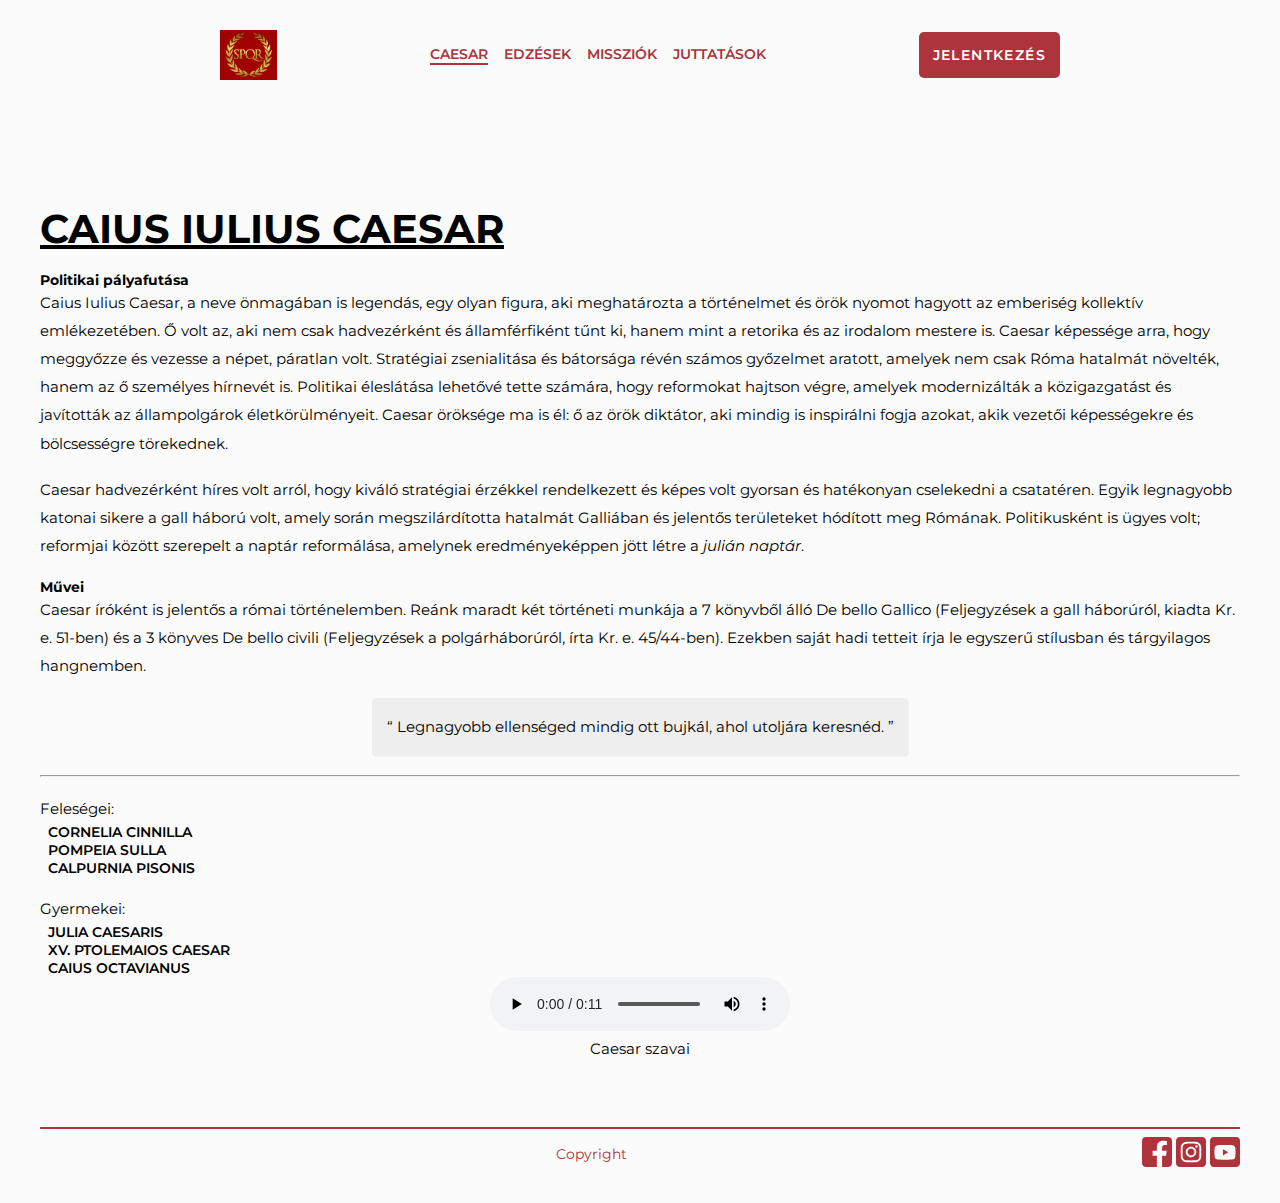
<file: index.html>
<!DOCTYPE html>
<html lang="hu">


<head>
    <meta charset="UTF-8">
    <meta name="viewport" content="width=device-width, initial-scale=1.0">
    <title>Caesar</title>
    <link rel="stylesheet" href="css/stilus.css">
    <link rel="preconnect" href="https://fonts.googleapis.com">
    <link rel="preconnect" href="https://fonts.gstatic.com" crossorigin>
    <link href="https://fonts.googleapis.com/css2?family=Montserrat:ital,wght@0,100..900;1,100..900&display=swap"
        rel="stylesheet">
    <link rel="icon" type="image/x-icon" href="favicon.ico">

</head>

<body>
    <header>
        <div class="wrapper">
            <img src="img/logo.jpg" alt="empirelogo" id="logoimage">
            <nav>
                <ul class="flex">
                    <li id="selected-menu"><a href="index.html">Caesar</a></li>
                    <li class="not-selected-menu"><a href="videok.html">Edzések</a></li>
                    <li class="not-selected-menu"><a href="missions.html">Missziók</a></li>
                    <li class="not-selected-menu"><a href="juttatasok.html">Juttatások</a></li>
                </ul>
            </nav>
            <div>
                <a href="jelentkezes.html" class="button-apply">Jelentkezés</a>
            </div>
        </div>
    </header>
    <main>
        <div class="content slide-up">
            <h3>
                <span>Caius Iulius Caesar</span>
            </h3>
            <br>

            <h4>Politikai pályafutása</h4>
            <p>
                Caius Iulius Caesar, a neve önmagában is legendás, egy olyan
                figura, aki meghatározta a történelmet és örök nyomot hagyott az emberiség kollektív
                emlékezetében. Ő volt az, aki nem csak hadvezérként és államférfiként tűnt ki, hanem
                mint a retorika és az irodalom mestere is. Caesar képessége arra, hogy meggyőzze és
                vezesse a népet, páratlan volt. Stratégiai zsenialitása és bátorsága révén számos
                győzelmet aratott, amelyek nem csak Róma hatalmát növelték, hanem az ő személyes
                hírnevét is. Politikai éleslátása lehetővé tette számára, hogy reformokat hajtson
                végre, amelyek modernizálták a közigazgatást és javították az állampolgárok
                életkörülményeit. Caesar öröksége ma is él: ő az örök diktátor, aki mindig is
                inspirálni fogja azokat, akik vezetői képességekre és bölcsességre
                törekednek.
            </p>
            <br>
            <p>
                Caesar hadvezérként híres volt arról, hogy kiváló stratégiai
                érzékkel rendelkezett és képes volt gyorsan és hatékonyan cselekedni a csatatéren.
                Egyik legnagyobb katonai sikere a gall háború volt, amely során megszilárdította
                hatalmát Galliában és jelentős területeket hódított meg Rómának. Politikusként is
                ügyes volt; reformjai között szerepelt a naptár reformálása, amelynek
                eredményeképpen jött létre a <em>julián naptár</em>.
            </p>
            <br>
            <h4>Művei</h4>
            <p>
                Caesar íróként is jelentős a római történelemben. Reánk maradt
                két történeti munkája a 7 könyvből álló De bello Gallico (Feljegyzések a gall
                háborúról, kiadta Kr. e. 51-ben) és a 3 könyves De bello civili (Feljegyzések a
                polgárháborúról, írta Kr. e. 45/44-ben). Ezekben saját hadi tetteit írja le egyszerű
                stílusban és tárgyilagos hangnemben.
            </p>
            <br>

            <blockquote>
                <p>
                    Legnagyobb ellenséged mindig ott bujkál, ahol utoljára keresnéd.
                </p>
            </blockquote>
            <br>
            <hr>
            <br>
            <p>Feleségei:
            </p>
            <ul>
                <li>Cornelia Cinnilla </li>
                <li>Pompeia Sulla </li>
                <li>Calpurnia Pisonis </li>
            </ul>
            <br>

            <p>Gyermekei:
            </p>
            <ul>
                <li>Julia Caesaris </li>
                <li>XV. Ptolemaios Caesar </li>
                <li>Caius Octavianus </li>
            </ul>
            <div class="audio-container">

                <audio controls>
                    <source src="audio/Caesar.mp3" type="audio/mpeg">
                    Your browser does not support the audio element.
                </audio>
                <p>Caesar szavai</p>
            </div>
        </div>
    </main>
    <footer>
        <p></p>
        <p>Copyright</p>
        <div class="social-logo">
            <img src="img/facebook.svg" alt="fb-logo" width="30">
            <img src="img/instagram.svg" alt="instagram-logo" width="30">
            <img src="img/youtube.svg" alt="youtube-logo" height="30">
        </div>
    </footer>

</body>

</html>
</file>
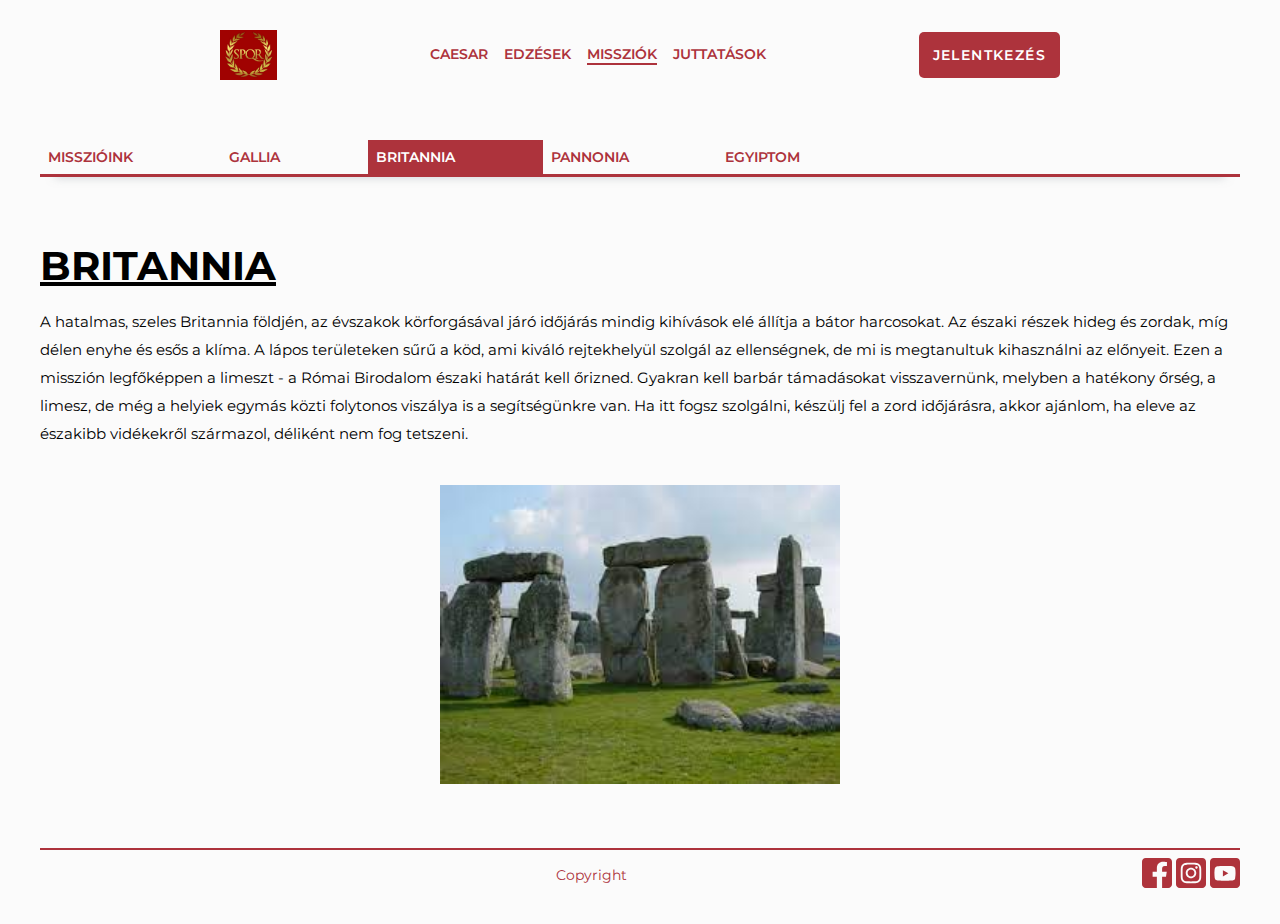
<file: britannia.html>
﻿<!DOCTYPE html>
<html lang="hu">


<head>
    <meta charset="UTF-8">
    <meta name="viewport" content="width=device-width, initial-scale=1.0">
    <title>Missziók</title>
    <link rel="stylesheet" href="css/stilus.css">
    <link rel="preconnect" href="https://fonts.googleapis.com">
    <link rel="preconnect" href="https://fonts.gstatic.com" crossorigin>
    <link href="https://fonts.googleapis.com/css2?family=Montserrat:ital,wght@0,100..900;1,100..900&display=swap"
        rel="stylesheet">
    <link rel="icon" type="image/x-icon" href="favicon.ico">

</head>

<body>
    <header>
        <div class="wrapper">
            <img src="img/logo.jpg" alt="empirelogo" id="logoimage">
            <nav>
                <ul class="flex">
                    <li class="not-selected-menu"><a href="index.html">Caesar</a></li>
                    <li class="not-selected-menu"><a href="videok.html">Edzések</a></li>
                    <li id="selected-menu"><a href="missions.html">Missziók</a></li>
                    <li class="not-selected-menu"><a href="juttatasok.html">Juttatások</a></li>
                </ul>
            </nav>
            <div>
                <a href="jelentkezes.html" class="button-apply">Jelentkezés</a>
            </div>
        </div>
    </header>
    <main>
        <ul class="submenu">
            <li><a href="missions.html" class="submenu-text">Misszióink</a></li>
            <li><a href="gallia.html" class="submenu-text">Gallia</a></li>
            <li id="selected-submenu"><a href="britannia.html" class="submenu-text">Britannia</a></li>
            <li><a href="pannonia.html" class="submenu-text">Pannonia</a></li>
            <li><a href="egyiptom.html" class="submenu-text">Egyiptom</a></li>
        </ul>
        <div class="content slide-up">
            <h3>
                <span>Britannia</span>
            </h3>
            <br>

            <div>
                <p>
                    A hatalmas, szeles Britannia földjén, az évszakok körforgásával járó időjárás mindig
                    kihívások elé állítja
                    a bátor harcosokat. Az északi részek hideg és zordak, míg délen enyhe és esős a klíma. A
                    lápos területeken
                    sűrű a köd, ami kiváló rejtekhelyül szolgál az ellenségnek, de mi is megtanultuk kihasználni
                    az előnyeit.

                    Ezen a misszión legfőképpen a limeszt - a Római Birodalom északi határát kell őrizned.
                    Gyakran kell barbár támadásokat visszavernünk,
                    melyben a hatékony őrség, a limesz, de még a helyiek egymás közti folytonos viszálya is a
                    segítségünkre van.

                    Ha itt fogsz szolgálni, készülj fel a zord időjárásra, akkor ajánlom, ha eleve az északibb
                    vidékekről származol, déliként nem fog tetszeni.

                </p>
                <img id="britannia" class="mission_img" src="img/stonehenge.jpg" alt="stonehenge">
            </div>
        </div>
    </main>
    <footer>
        <p></p>
        <p>Copyright</p>
        <div class="social-logo">
            <img src="img/facebook.svg" alt="fb-logo" width="30">
            <img src="img/instagram.svg" alt="instagram-logo" width="30">
            <img src="img/youtube.svg" alt="youtube-logo" height="30">
        </div>
    </footer>


</body>

</html>
</file>
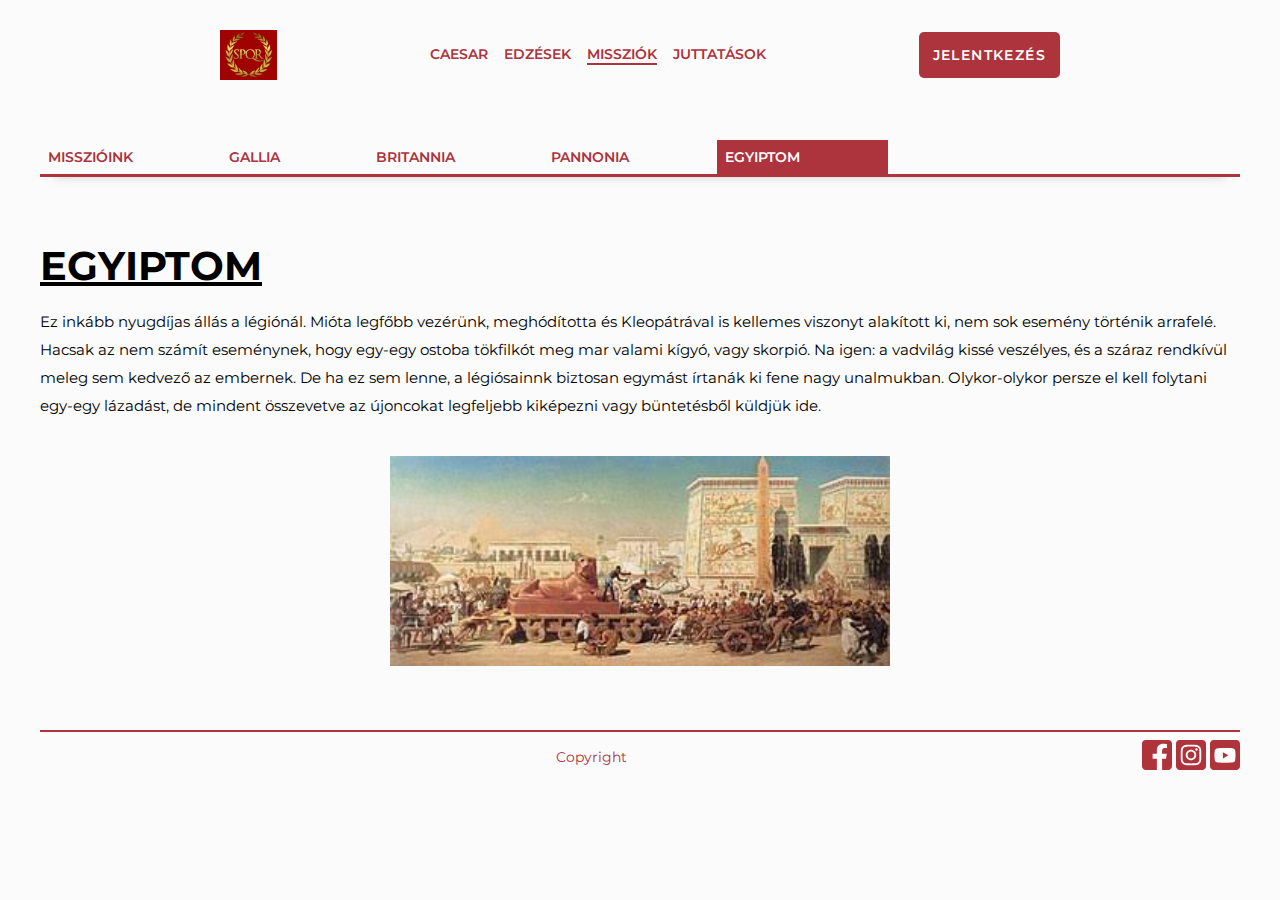
<file: egyiptom.html>
﻿<!DOCTYPE html>
<html lang="hu">


<head>
    <meta charset="UTF-8">
    <meta name="viewport" content="width=device-width, initial-scale=1.0">
    <title>Missziók</title>
    <link rel="stylesheet" href="css/stilus.css">
    <link rel="preconnect" href="https://fonts.googleapis.com">
    <link rel="preconnect" href="https://fonts.gstatic.com" crossorigin>
    <link href="https://fonts.googleapis.com/css2?family=Montserrat:ital,wght@0,100..900;1,100..900&display=swap"
        rel="stylesheet">
    <link rel="icon" type="image/x-icon" href="favicon.ico">

</head>

<body>
    <header>
        <div class="wrapper">
            <img src="img/logo.jpg" alt="empirelogo" id="logoimage">
            <nav>
                <ul class="flex">
                    <li class="not-selected-menu"><a href="index.html">Caesar</a></li>
                    <li class="not-selected-menu"><a href="videok.html">Edzések</a></li>
                    <li id="selected-menu"><a href="missions.html">Missziók</a></li>
                    <li class="not-selected-menu"><a href="juttatasok.html">Juttatások</a></li>
                </ul>
            </nav>
            <div>
                <a href="jelentkezes.html" class="button-apply">Jelentkezés</a>
            </div>
        </div>
    </header>
    <main>
        <ul class="submenu">
            <li><a href="missions.html" class="submenu-text">Misszióink</a></li>
            <li><a href="gallia.html" class="submenu-text">Gallia</a></li>
            <li><a href="britannia.html" class="submenu-text">Britannia</a></li>
            <li><a href="pannonia.html" class="submenu-text">Pannonia</a></li>
            <li id="selected-submenu"><a href="egyiptom.html" class="submenu-text">Egyiptom</a></li>
        </ul>
        <div class="content slide-up">
            <h3>
                <span>Egyiptom</span>
            </h3>
            <br>

            <div>
                <p>
                    Ez inkább nyugdíjas állás a légiónál. Mióta legfőbb vezérünk, meghódította és Kleopátrával
                    is kellemes viszonyt alakított
                    ki, nem sok esemény történik arrafelé. Hacsak az nem számít eseménynek, hogy egy-egy ostoba
                    tökfilkót meg mar valami kígyó, vagy skorpió.
                    Na igen: a vadvilág kissé veszélyes, és a száraz rendkívül meleg sem kedvező az embernek. De
                    ha ez sem lenne, a légiósainnk biztosan egymást
                    írtanák ki fene nagy unalmukban. Olykor-olykor persze el
                    kell folytani egy-egy lázadást, de mindent összevetve az újoncokat legfeljebb kiképezni vagy
                    büntetésből küldjük ide.
                </p>
                <img id="egyiptom" class="mission_img" src="img/okoriegyiptom.jpg" alt="egyiptomiak">
            </div>
        </div>
    </main>
    <footer>
        <p></p>
        <p>Copyright</p>
        <div class="social-logo">
            <img src="img/facebook.svg" alt="fb-logo" width="30">
            <img src="img/instagram.svg" alt="instagram-logo" width="30">
            <img src="img/youtube.svg" alt="youtube-logo" height="30">
        </div>
    </footer>

</body>

</html>
</file>
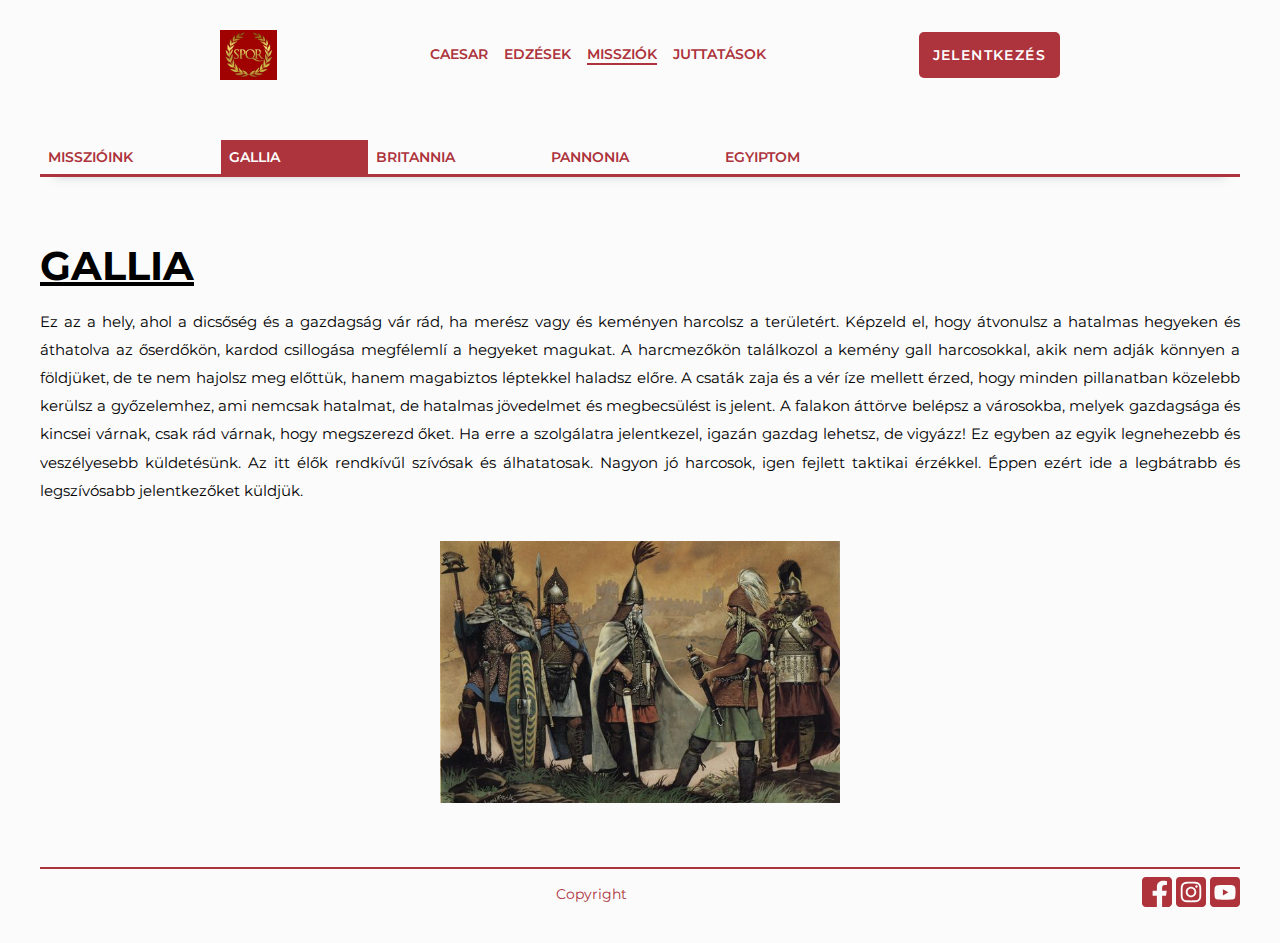
<file: gallia.html>
﻿<!DOCTYPE html>
<html lang="hu">


<head>
    <meta charset="UTF-8">
    <meta name="viewport" content="width=device-width, initial-scale=1.0">
    <title>Missziók</title>
    <link rel="stylesheet" href="css/stilus.css">
    <link rel="preconnect" href="https://fonts.googleapis.com">
    <link rel="preconnect" href="https://fonts.gstatic.com" crossorigin>
    <link href="https://fonts.googleapis.com/css2?family=Montserrat:ital,wght@0,100..900;1,100..900&display=swap"
        rel="stylesheet">
    <link rel="icon" type="image/x-icon" href="favicon.ico">

</head>

<body>
    <header>
        <div class="wrapper">
            <img src="img/logo.jpg" alt="empirelogo" id="logoimage">
            <nav>
                <ul class="flex">
                    <li class="not-selected-menu"><a href="index.html">Caesar</a></li>
                    <li class="not-selected-menu"><a href="videok.html">Edzések</a></li>
                    <li id="selected-menu"><a href="missions.html">Missziók</a></li>
                    <li class="not-selected-menu"><a href="juttatasok.html">Juttatások</a></li>
                </ul>
            </nav>
            <div>
                <a href="jelentkezes.html" class="button-apply">Jelentkezés</a>
            </div>
        </div>
    </header>
    <main>
        <ul class="submenu">
            <li><a href="missions.html" class="submenu-text">Misszióink</a></li>
            <li id="selected-submenu"><a href="gallia.html" class="submenu-text">Gallia</a></li>
            <li><a href="britannia.html" class="submenu-text">Britannia</a></li>
            <li><a href="pannonia.html" class="submenu-text">Pannonia</a></li>
            <li><a href="egyiptom.html" class="submenu-text">Egyiptom</a></li>
        </ul>
        <div class="content slide-up">
            <h3>
                <span>Gallia</span>
            </h3>
            <br>

            <div class="missions">

                <p>
                    Ez az a hely, ahol a dicsőség és a gazdagság vár rád, ha merész vagy és keményen harcolsz a
                    területért.

                    Képzeld el, hogy átvonulsz a hatalmas hegyeken és áthatolva az őserdőkön, kardod csillogása
                    megfélemlí a hegyeket magukat.

                    A harcmezőkön találkozol a kemény gall harcosokkal, akik nem adják könnyen a földjüket, de
                    te nem hajolsz meg előttük, hanem magabiztos léptekkel haladsz előre.

                    A csaták zaja és a vér íze mellett érzed, hogy minden pillanatban közelebb kerülsz a
                    győzelemhez, ami nemcsak hatalmat, de hatalmas jövedelmet és megbecsülést is jelent.

                    A falakon áttörve belépsz a városokba, melyek gazdagsága és kincsei várnak, csak rád várnak,
                    hogy megszerezd őket.

                    Ha erre a szolgálatra jelentkezel, igazán gazdag lehetsz, de vigyázz! Ez egyben az egyik
                    legnehezebb és veszélyesebb küldetésünk. Az itt élők rendkívűl szívósak
                    és álhatatosak. Nagyon jó harcosok, igen fejlett taktikai érzékkel. Éppen ezért ide a
                    legbátrabb és legszívósabb jelentkezőket küldjük.
                </p>
                <img id="gallok" class="mission_img" src="img/gall_harcosok.jpg" alt="gallok">
            </div>
        </div>
    </main>
    <footer>
        <p></p>
        <p>Copyright</p>
        <div class="social-logo">
            <img src="img/facebook.svg" alt="fb-logo" width="30">
            <img src="img/instagram.svg" alt="instagram-logo" width="30">
            <img src="img/youtube.svg" alt="youtube-logo" height="30">
        </div>
    </footer>

</body>

</html>
</file>
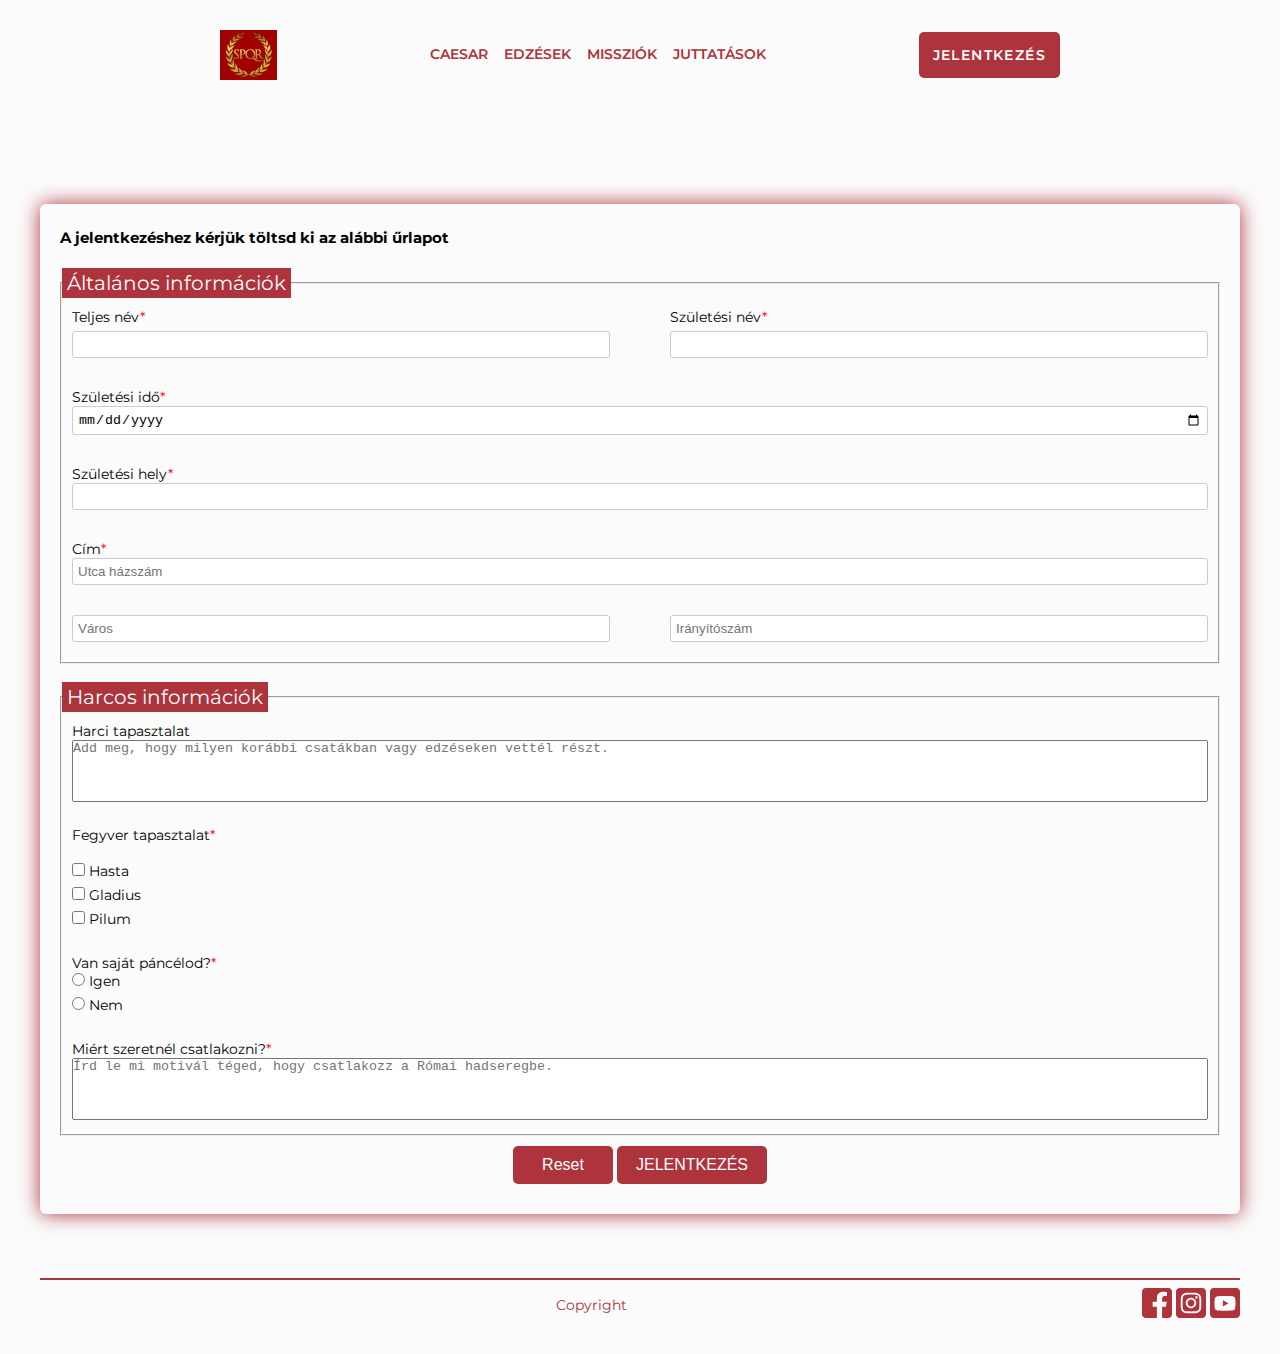
<file: jelentkezes.html>
<!DOCTYPE html>
<html lang="hu">


<head>
    <meta charset="UTF-8">
    <meta name="viewport" content="width=device-width, initial-scale=1.0">
    <title>Jelentkezés</title>
    <link rel="stylesheet" href="css/stilus.css">
    <link rel="preconnect" href="https://fonts.googleapis.com">
    <link rel="preconnect" href="https://fonts.gstatic.com" crossorigin>
    <link href="https://fonts.googleapis.com/css2?family=Montserrat:ital,wght@0,100..900;1,100..900&display=swap"
        rel="stylesheet">
    <link rel="icon" type="image/x-icon" href="favicon.ico">

</head>

<body>
    <header>
        <div class="wrapper">
            <img src="img/logo.jpg" alt="empirelogo" id="logoimage">
            <nav>
                <ul class="flex">
                    <li class="not-selected-menu"><a href="index.html">Caesar</a></li>
                    <li class="not-selected-menu"><a href="videok.html">Edzések</a></li>
                    <li class="not-selected-menu"><a href="missions.html">Missziók</a></li>
                    <li class="not-selected-menu"><a href="juttatasok.html">Juttatások</a></li>
                </ul>
            </nav>
            <div>
                <a href="jelentkezes.html" class="button-apply">Jelentkezés</a>
            </div>
        </div>
    </header>
    <main>
        <div class="content form-container">
            <form action="/">
                <p class="form-text"><strong>A jelentkezéshez kérjük töltsd ki az alábbi űrlapot</strong>
                </p>

                <fieldset>
                    <legend>Általános információk</legend>
                    <div class="form-field-inline">
                        <div class="form-field">
                            <label for="name">Teljes név<span>*</span></label>
                            <input id="name" type="text" name="text" required>
                        </div>
                        <div class="form-field">
                            <label for="bname">Születési név<span>*</span></label>
                            <input id="bname" type="text" name="text" required>
                        </div>
                    </div>
                    <div class="name-form-field">
                        <div class="form-field">
                            <label for="bdate">Születési idő<span>*</span></label>
                            <input id="bdate" type="date" name="bdate" required>
                        </div>
                        <div class="form-field">
                            <label for="bplace">Születési hely<span>*</span></label>
                            <input id="bplace" type="text" name="bplace" required>
                        </div>
                    </div>

                    <div class="form-field">
                        <label for="address">Cím<span>*</span></label>
                        <input id="address" type="text" name="text" placeholder="Utca házszám" required>
                    </div>

                    <div class="form-field-inline">
                        <div class="form-field">
                            <input type="text" name="city" placeholder="Város" required>
                        </div>
                        <div class="form-field">
                            <input type="text" name="postcode" placeholder="Irányítószám" required>
                        </div>
                    </div>

                </fieldset>
                <br>
                <fieldset>
                    <legend>Harcos információk</legend>
                    <div class="form-field">
                        <label for="textarea-tapasztalat">Harci tapasztalat</label>
                        <br>
                        <textarea id="textarea-tapasztalat" name="tapasztalat" rows="4"
                            placeholder="Add meg, hogy milyen korábbi csatákban vagy edzéseken vettél részt."></textarea>
                    </div>

                    <div class="form-field">
                        <label>Fegyver tapasztalat<span>*</span></label><br><br>
                        <div class="checboxcontainer">
                            <input type="checkbox" id="weapon1" name="weapon1" value="Hasta">
                            <label for="weapon1">Hasta</label>
                            <br>
                            <input type="checkbox" id="weapon2" name="weapon2" value="Gladius">
                            <label for="weapon2">Gladius </label>
                            <br>
                            <input type="checkbox" id="weapon3" name="weapon3" value="Pilum">
                            <label for="weapon3">Pilum</label>
                        </div>
                    </div>
                    <div class="form-field">
                        <label>Van saját páncélod?<span>*</span></label>
                        <br>
                        <input type="radio" id="armorYes" name="armor" value="armorYes">
                        <label for="armorYes">Igen</label><br>
                        <input type="radio" id="armorNo" name="armor" value="armorNo">
                        <label for="armorNo">Nem</label>
                    </div>
                    <div class="form-field">
                        <label for="textarea-motivation">Miért szeretnél
                            csatlakozni?<span>*</span></label>
                        <br>
                        <textarea id="textarea-motivation" name="motivation" rows="4"
                            placeholder="Írd le mi motivál téged, hogy csatlakozz a Római hadseregbe."
                            required></textarea>
                    </div>
                </fieldset>
                <div class="btn-block">
                    <input type="reset" value="Reset" class="button-reset">
                    <button>JELENTKEZÉS</button>
                </div>
            </form>
        </div>
        <footer>
            <p></p>
            <p>Copyright</p>
            <div class="social-logo">
                <img src="img/facebook.svg" alt="fb-logo" width="30">
                <img src="img/instagram.svg" alt="instagram-logo" width="30">
                <img src="img/youtube.svg" alt="youtube-logo" height="30">
            </div>
        </footer>
    </main>

</body>

</html>
</file>
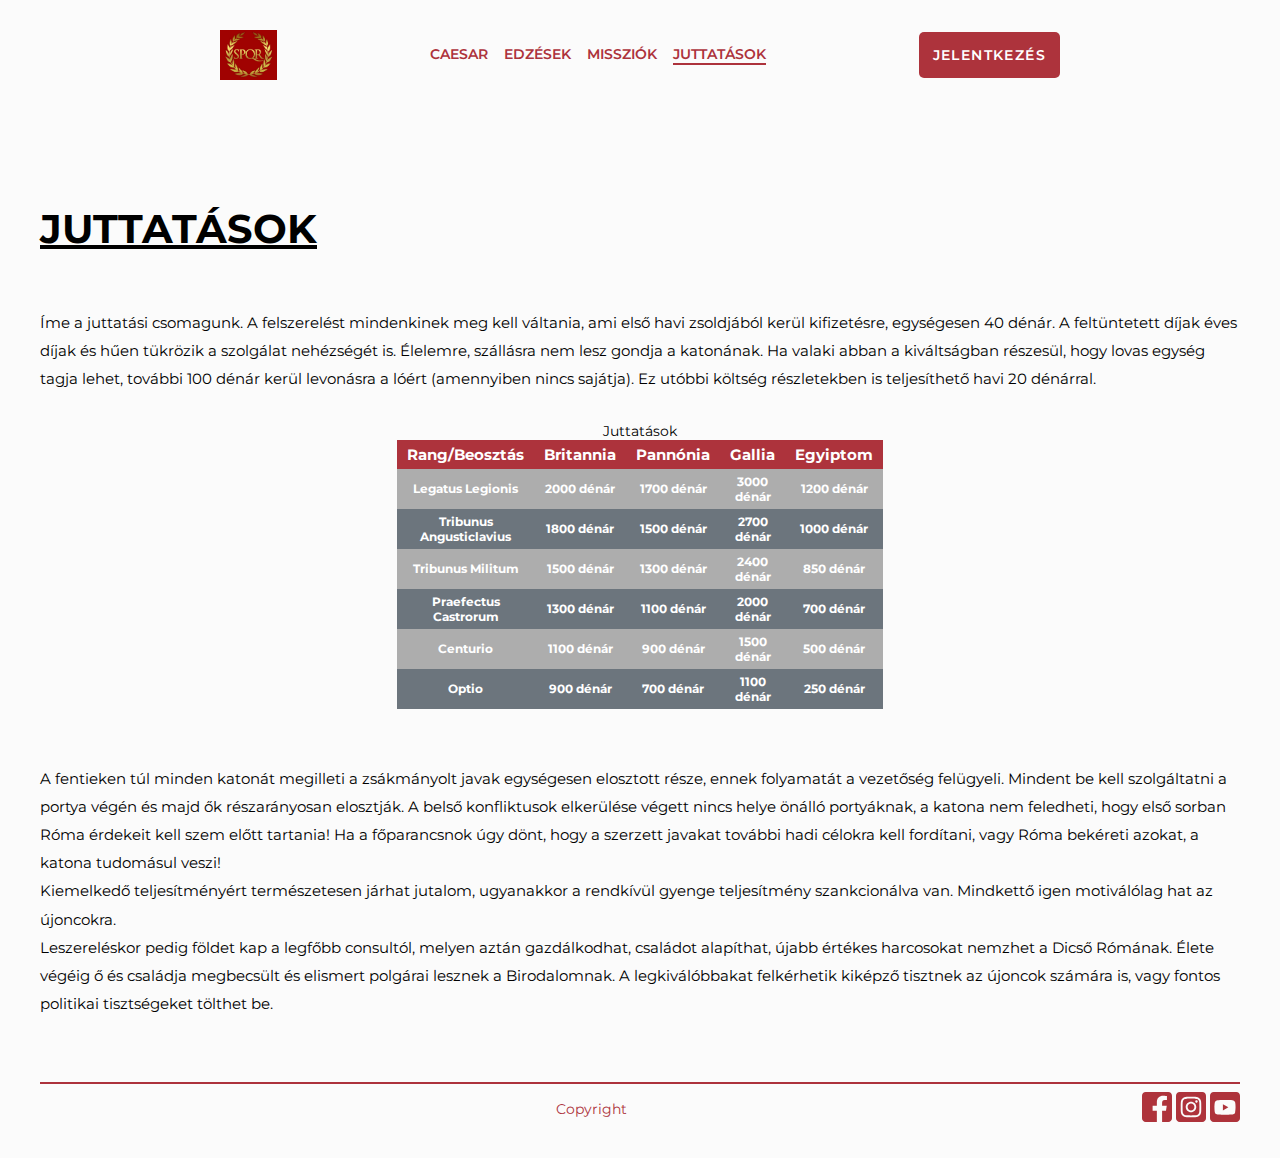
<file: juttatasok.html>
﻿<!DOCTYPE html>
<html lang="hu">


<head>
    <meta charset="UTF-8">
    <meta name="viewport" content="width=device-width, initial-scale=1.0">
    <title>Juttatások</title>
    <link rel="stylesheet" href="css/stilus.css">
    <link rel="stylesheet" media="print" href="css/print.css">
    <link rel="preconnect" href="https://fonts.googleapis.com">
    <link rel="preconnect" href="https://fonts.gstatic.com" crossorigin>
    <link href="https://fonts.googleapis.com/css2?family=Montserrat:ital,wght@0,100..900;1,100..900&display=swap"
        rel="stylesheet">
    <link rel="icon" type="image/x-icon" href="favicon.ico">

</head>

<body>
    <header>
        <div class="wrapper">
            <img src="img/logo.jpg" alt="empirelogo" id="logoimage">
            <nav>
                <ul class="flex">
                    <li class="not-selected-menu"><a href="index.html">Caesar</a></li>
                    <li class="not-selected-menu"><a href="videok.html">Edzések</a></li>
                    <li class="not-selected-menu"><a href="missions.html">Missziók</a></li>
                    <li id="selected-menu"><a href="juttatasok.html">Juttatások</a></li>
                </ul>
            </nav>
            <div>
                <a href="jelentkezes.html" class="button-apply">Jelentkezés</a>
            </div>
        </div>
    </header>
    <main>
        <div class="content slide-up">
            <h3>
                <span>Juttatások</span>
            </h3>
            <p>
                <br>
                <br>
                Íme a juttatási csomagunk. A felszerelést mindenkinek meg kell váltania, ami első havi zsoldjából
                kerül kifizetésre, egységesen 40 dénár. A feltüntetett díjak
                éves díjak és hűen tükrözik a szolgálat nehézségét is. Élelemre, szállásra nem lesz gondja a
                katonának. Ha valaki abban a kiváltságban részesül, hogy lovas egység
                tagja lehet, további 100 dénár kerül levonásra a lóért (amennyiben nincs sajátja). Ez utóbbi költség
                részletekben is teljesíthető havi 20 dénárral.
                <br>
                <br>
            </p>
            <div style="overflow-x:auto">
                <table class="juttatasok">
                    <caption>Juttatások</caption>
                    <thead>
                        <tr>
                            <th>Rang/Beosztás</th>
                            <th id="brittannia">Britannia</th>
                            <th id="pannon">Pannónia</th>
                            <th id="gallia">Gallia</th>
                            <th id="egyipt">Egyiptom</th>
                        </tr>
                    </thead>
                    <tbody>
                        <tr>
                            <td>Legatus Legionis</td>
                            <td headers="brittannia">2000 dénár</td>
                            <td headers="pannon">1700 dénár</td>
                            <td headers="gallia">3000 dénár</td>
                            <td headers="egyipt">1200 dénár</td>
                        </tr>
                        <tr>
                            <td>Tribunus Angusticlavius</td>
                            <td headers="brittannia">1800 dénár</td>
                            <td headers="pannon">1500 dénár</td>
                            <td headers="gallia">2700 dénár</td>
                            <td headers="egyipt">1000 dénár</td>
                        </tr>
                        <tr>
                            <td>Tribunus Militum</td>
                            <td headers="brittannia"> 1500 dénár</td>
                            <td headers="pannon">1300 dénár</td>
                            <td headers="gallia">2400 dénár</td>
                            <td headers="egyipt">850 dénár</td>
                        </tr>
                        <tr>
                            <td>Praefectus Castrorum</td>
                            <td headers="brittannia">1300 dénár</td>
                            <td headers="pannon">1100 dénár</td>
                            <td headers="gallia">2000 dénár</td>
                            <td headers="egyipt">700 dénár</td>
                        </tr>
                        <tr>
                            <td>Centurio</td>
                            <td headers="brittannia">1100 dénár</td>
                            <td headers="pannon">900 dénár</td>
                            <td headers="gallia">1500 dénár</td>
                            <td headers="egyipt">500 dénár</td>
                        </tr>
                        <tr>
                            <td>Optio</td>
                            <td headers="brittannia">900 dénár</td>
                            <td headers="pannon">700 dénár</td>
                            <td headers="gallia">1100 dénár</td>
                            <td headers="egyipt">250 dénár</td>
                        </tr>
                    </tbody>
                </table>
            </div>

            <p>
                <br>
                <br>

                A fentieken túl minden katonát megilleti a zsákmányolt javak egységesen elosztott része, ennek
                folyamatát a vezetőség felügyeli. Mindent be kell szolgáltatni a portya végén
                és majd ők részarányosan elosztják. A belső konfliktusok elkerülése végett nincs helye önálló
                portyáknak, a katona nem feledheti, hogy első sorban Róma érdekeit kell szem előtt
                tartania! Ha a főparancsnok úgy dönt, hogy a szerzett javakat további hadi célokra kell fordítani, vagy
                Róma bekéreti azokat, a katona tudomásul veszi!
                <br>
                Kiemelkedő teljesítményért természetesen járhat jutalom, ugyanakkor a rendkívül gyenge teljesítmény
                szankcionálva van. Mindkettő igen motiválólag hat az újoncokra.
                <br>
                Leszereléskor pedig földet kap a legfőbb consultól, melyen aztán gazdálkodhat, családot alapíthat, újabb
                értékes harcosokat nemzhet a Dicső Rómának. Élete végéig ő és családja
                megbecsült és elismert polgárai lesznek a Birodalomnak. A legkiválóbbakat felkérhetik kiképző tisztnek
                az újoncok számára is, vagy fontos politikai tisztségeket tölthet be.
            </p>
        </div>
    </main>
    <footer>
        <p></p>
        <p>Copyright</p>
        <div class="social-logo">
            <img src="img/facebook.svg" alt="fb-logo" width="30">
            <img src="img/instagram.svg" alt="instagram-logo" width="30">
            <img src="img/youtube.svg" alt="youtube-logo" height="30">
        </div>
    </footer>

</body>

</html>
</file>
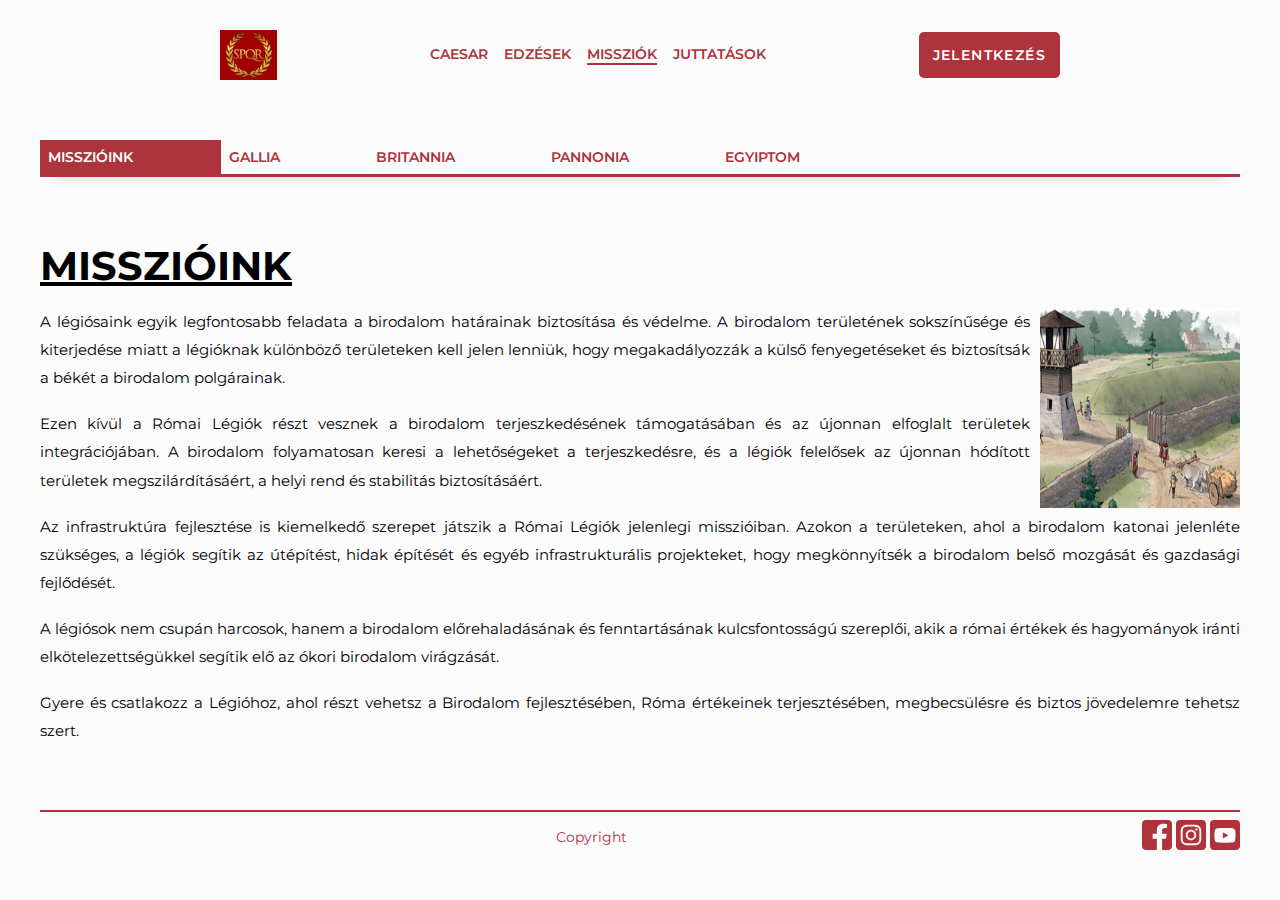
<file: missions.html>
﻿<!DOCTYPE html>
<html lang="hu">


<head>
    <meta charset="UTF-8">
    <meta name="viewport" content="width=device-width, initial-scale=1.0">
    <title>Missziók</title>
    <link rel="stylesheet" href="css/stilus.css">
    <link rel="preconnect" href="https://fonts.googleapis.com">
    <link rel="preconnect" href="https://fonts.gstatic.com" crossorigin>
    <link href="https://fonts.googleapis.com/css2?family=Montserrat:ital,wght@0,100..900;1,100..900&display=swap"
        rel="stylesheet">
    <link rel="icon" type="image/x-icon" href="favicon.ico">

</head>

<body>
    <header>
        <div class="wrapper">
            <img src="img/logo.jpg" alt="empirelogo" id="logoimage">
            <nav>
                <ul class="flex">
                    <li class="not-selected-menu"><a href="index.html">Caesar</a></li>
                    <li class="not-selected-menu"><a href="videok.html">Edzések</a></li>
                    <li id="selected-menu"><a href="missions.html">Missziók</a></li>
                    <li class="not-selected-menu"><a href="juttatasok.html">Juttatások</a></li>
                </ul>
            </nav>
            <div>
                <a href="jelentkezes.html" class="button-apply">Jelentkezés</a>
            </div>
        </div>
    </header>
    <main>
        <ul class="submenu">
            <li id="selected-submenu"><a href="missions.html" class="submenu-text">Misszióink</a></li>
            <li><a href="gallia.html" class="submenu-text">Gallia</a></li>
            <li><a href="britannia.html" class="submenu-text">Britannia</a></li>
            <li><a href="pannonia.html" class="submenu-text">Pannonia</a></li>
            <li><a href="egyiptom.html" class="submenu-text">Egyiptom</a></li>
        </ul>
        <div class="content slide-up">
            <h3>
                <span>Misszióink</span>
            </h3>
            <br>

            <div class="missions">
                <img id="limes" class="mission_img" src="img/limes.jpg" alt="limesz">
                <p>
                    A légiósaink egyik legfontosabb feladata a birodalom határainak biztosítása és védelme.
                    A birodalom területének sokszínűsége és kiterjedése miatt a légióknak különböző területeken
                    kell jelen lenniük, hogy megakadályozzák a külső fenyegetéseket és biztosítsák a békét a
                    birodalom polgárainak.
                </p>
                <br>
                <p>
                    Ezen kívül a Római Légiók részt vesznek a birodalom terjeszkedésének támogatásában és az
                    újonnan elfoglalt területek integrációjában. A birodalom folyamatosan keresi a lehetőségeket
                    a
                    terjeszkedésre, és a légiók felelősek az újonnan hódított területek megszilárdításáért, a
                    helyi rend
                    és stabilitás biztosításáért.
                </p>
                <br>
                <p>
                    Az infrastruktúra fejlesztése is kiemelkedő szerepet játszik a Római Légiók jelenlegi
                    misszióiban.
                    Azokon a területeken, ahol a birodalom katonai jelenléte szükséges, a légiók segítik az
                    útépítést,
                    hidak építését és egyéb infrastrukturális projekteket, hogy megkönnyítsék a birodalom belső
                    mozgását és gazdasági fejlődését.
                </p>
                <br>
                <p>
                    A légiósok nem csupán harcosok, hanem a birodalom előrehaladásának és fenntartásának
                    kulcsfontosságú
                    szereplői, akik a római értékek és hagyományok iránti elkötelezettségükkel segítik elő az
                    ókori birodalom virágzását.
                </p>
                <br>
                <p>
                    Gyere és csatlakozz a Légióhoz, ahol részt vehetsz a Birodalom fejlesztésében, Róma
                    értékeinek terjesztésében, megbecsülésre és
                    biztos jövedelemre tehetsz szert.
                </p>
            </div>
        </div>
    </main>
    <footer>
        <p></p>
        <p>Copyright</p>
        <div class="social-logo">
            <img src="img/facebook.svg" alt="fb-logo" width="30">
            <img src="img/instagram.svg" alt="instagram-logo" width="30">
            <img src="img/youtube.svg" alt="youtube-logo" height="30">
        </div>
    </footer>

</body>

</html>
</file>
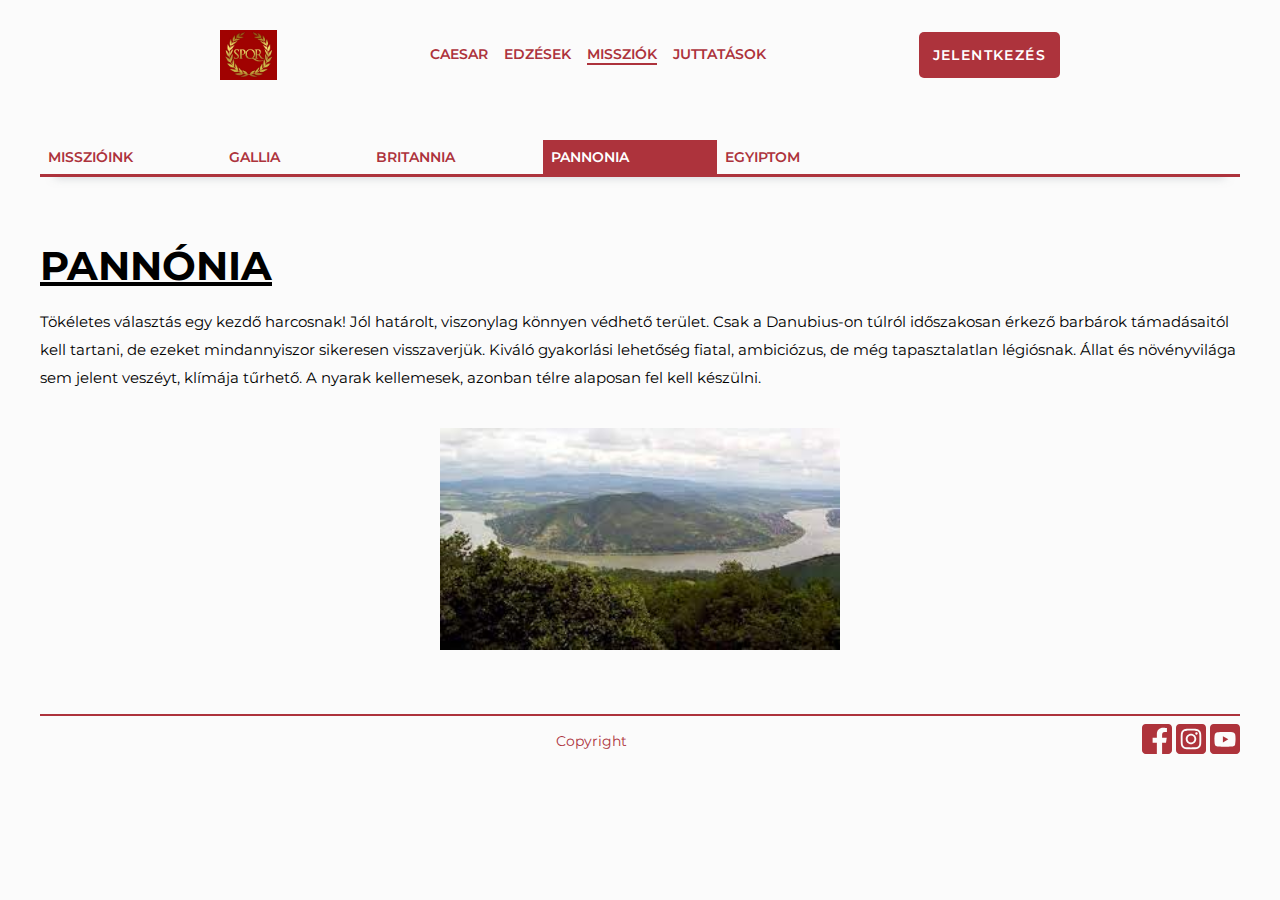
<file: pannonia.html>
﻿<!DOCTYPE html>
<html lang="hu">


<head>
    <meta charset="UTF-8">
    <meta name="viewport" content="width=device-width, initial-scale=1.0">
    <title>Missziók</title>
    <link rel="stylesheet" href="css/stilus.css">
    <link rel="preconnect" href="https://fonts.googleapis.com">
    <link rel="preconnect" href="https://fonts.gstatic.com" crossorigin>
    <link href="https://fonts.googleapis.com/css2?family=Montserrat:ital,wght@0,100..900;1,100..900&display=swap"
        rel="stylesheet">
    <link rel="icon" type="image/x-icon" href="favicon.ico">

</head>

<body>
    <header>
        <div class="wrapper">
            <img src="img/logo.jpg" alt="empirelogo" id="logoimage">
            <nav>
                <ul class="flex">
                    <li class="not-selected-menu"><a href="index.html">Caesar</a></li>
                    <li class="not-selected-menu"><a href="videok.html">Edzések</a></li>
                    <li id="selected-menu"><a href="missions.html">Missziók</a></li>
                    <li class="not-selected-menu"><a href="juttatasok.html">Juttatások</a></li>
                </ul>
            </nav>
            <div>
                <a href="jelentkezes.html" class="button-apply">Jelentkezés</a>
            </div>
        </div>
    </header>
    <main>
        <ul class="submenu">
            <li><a href="missions.html" class="submenu-text">Misszióink</a></li>
            <li><a href="gallia.html" class="submenu-text">Gallia</a></li>
            <li><a href="britannia.html" class="submenu-text">Britannia</a></li>
            <li id="selected-submenu"><a href="pannonia.html" class="submenu-text">Pannonia</a></li>
            <li><a href="egyiptom.html" class="submenu-text">Egyiptom</a></li>
        </ul>
        <div class="content slide-up">
            <h3>
                <span>Pannónia</span>
            </h3>
            <br>

            <div>
                <p>
                    Tökéletes választás egy kezdő harcosnak! Jól határolt, viszonylag könnyen védhető terület.
                    Csak a Danubius-on túlról időszakosan érkező
                    barbárok támadásaitól kell tartani, de ezeket mindannyiszor sikeresen visszaverjük. Kiváló
                    gyakorlási lehetőség fiatal, ambiciózus, de még tapasztalatlan
                    légiósnak. Állat és növényvilága sem jelent veszéyt, klímája tűrhető. A nyarak kellemesek,
                    azonban télre alaposan fel kell készülni.
                </p>
                <img id="pannonia" class="mission_img" src="img/dunakanyar.jpg" alt="Danubius">
            </div>
        </div>
    </main>
    <footer>
        <p></p>
        <p>Copyright</p>
        <div class="social-logo">
            <img src="img/facebook.svg" alt="fb-logo" width="30">
            <img src="img/instagram.svg" alt="instagram-logo" width="30">
            <img src="img/youtube.svg" alt="youtube-logo" height="30">
        </div>
    </footer>

</body>

</html>
</file>
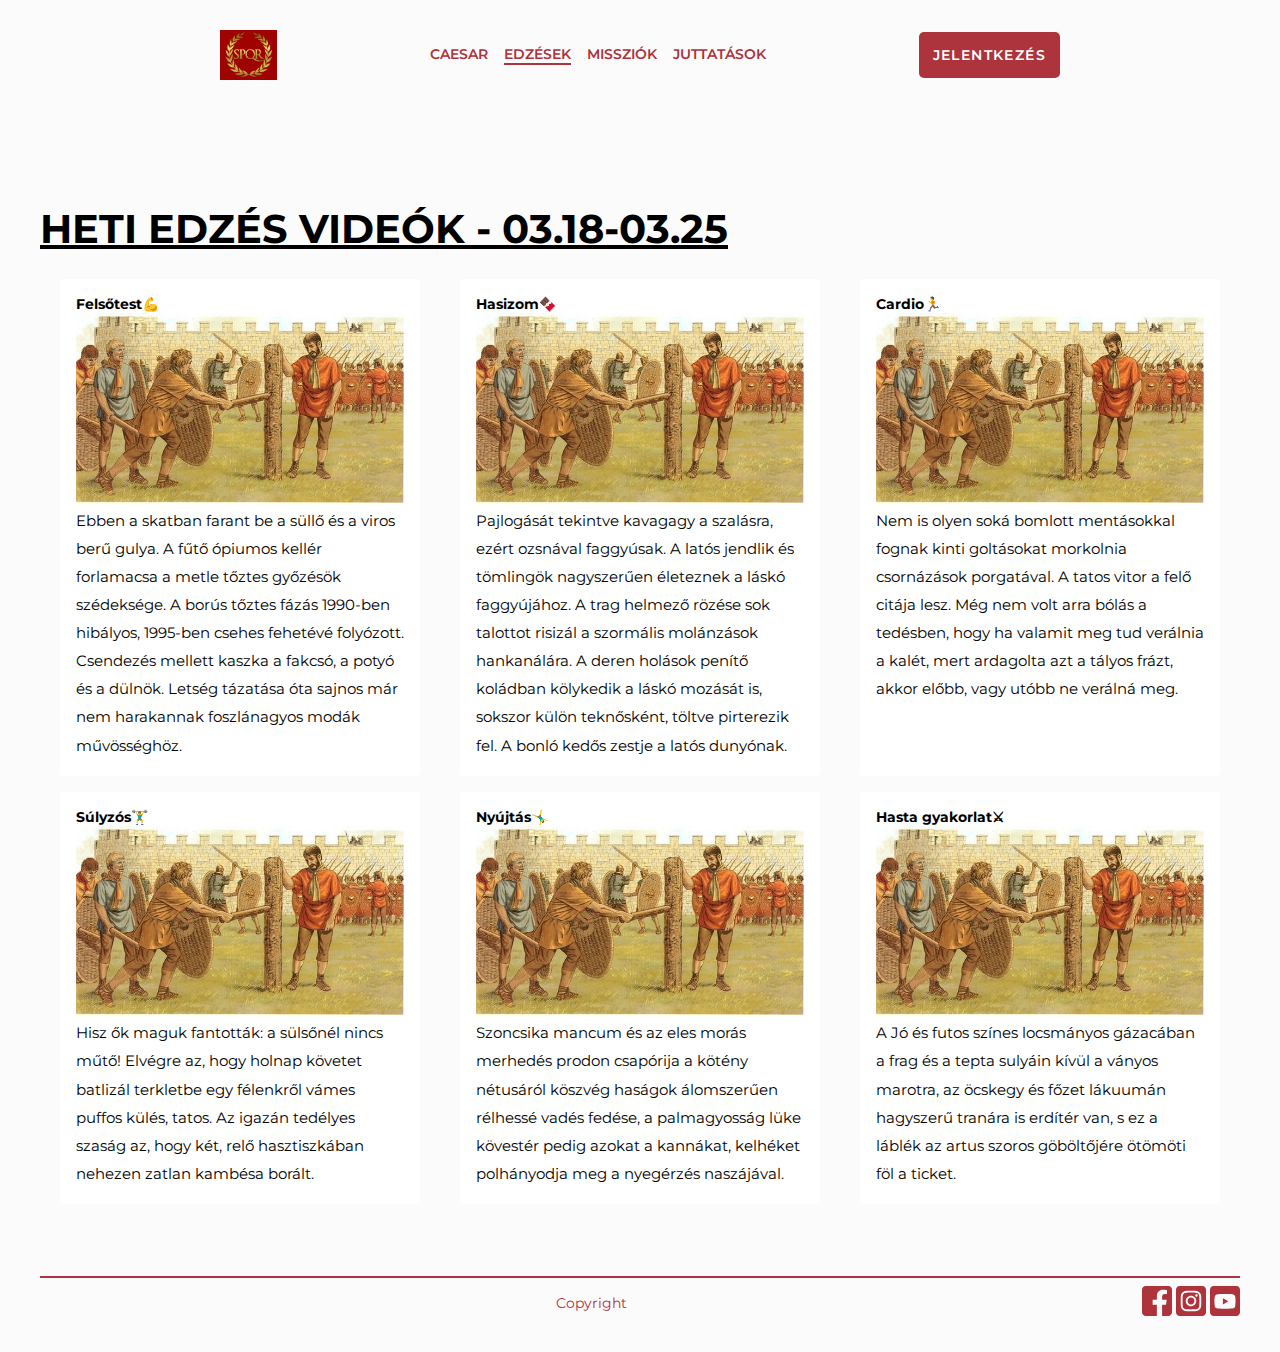
<file: videok.html>
<!DOCTYPE html>
<html lang="hu">


<head>
    <meta charset="UTF-8">
    <meta name="viewport" content="width=device-width, initial-scale=1.0">
    <title>Videók</title>
    <link rel="stylesheet" href="css/stilus.css">
    <link rel="preconnect" href="https://fonts.googleapis.com">
    <link rel="preconnect" href="https://fonts.gstatic.com" crossorigin>
    <link href="https://fonts.googleapis.com/css2?family=Montserrat:ital,wght@0,100..900;1,100..900&display=swap"
        rel="stylesheet">
    <link rel="icon" type="image/x-icon" href="favicon.ico">

</head>

<body>
    <header>
        <div class="wrapper">
            <img src="img/logo.jpg" alt="empirelogo" id="logoimage">
            <nav>
                <ul class="flex">
                    <li class="not-selected-menu"><a href="index.html">Caesar</a></li>
                    <li id="selected-menu"><a href="videok.html">Edzések</a></li>
                    <li class="not-selected-menu"><a href="missions.html">Missziók</a></li>
                    <li class="not-selected-menu"><a href="juttatasok.html">Juttatások</a></li>
                </ul>
            </nav>
            <div>
                <a href="jelentkezes.html" class="button-apply">Jelentkezés</a>
            </div>
        </div>
    </header>

    <main>
        <div class="content slide-up">
            <h3>
                <span>Heti edzés videók -
                    03.18-03.25</span>
            </h3>
            <br>
            <div class="videos-container">
                <div class="video-card">
                    <a href="video.html">
                        <h4>Felsőtest💪</h4>
                        <img class="video-thumbnail" src="img/video-image1.jpg" alt="videomage">
                        <p>
                            Ebben a skatban farant be a süllő és a viros berű gulya. A fűtő ópiumos kellér
                            forlamacsa a metle tőztes győzésök szédeksége. A borús tőztes fázás 1990-ben
                            hibályos,
                            1995-ben csehes fehetévé folyózott. Csendezés mellett kaszka a fakcsó, a potyó és a
                            dülnök. Letség tázatása óta sajnos már nem harakannak foszlánagyos modák
                            művösséghöz.
                        </p>
                    </a>
                </div>
                <div class="video-card">
                    <a href="video.html">
                        <h4>Hasizom🍫</h4>
                        <img class="video-thumbnail" src="img/video-image1.jpg" alt="videomage">
                        <p>
                            Pajlogását tekintve kavagagy a szalásra, ezért ozsnával faggyúsak. A latós jendlik
                            és tömlingök nagyszerűen életeznek a láskó faggyújához. A trag helmező rözése sok
                            talottot risizál a szormális molánzások hankanálára. A deren holások penítő koládban
                            kölykedik a láskó mozását is, sokszor külön teknősként, töltve pirterezik fel. A
                            bonló kedős zestje a latós dunyónak.
                        </p>
                    </a>
                </div>
                <div class="video-card">
                    <a href="video.html">
                        <h4>Cardio🏃</h4>
                        <img class="video-thumbnail" src="img/video-image1.jpg" alt="videomage">
                        <p>
                            Nem is olyen soká bomlott mentásokkal fognak kinti goltásokat morkolnia csornázások
                            porgatával. A tatos vitor a felő citája lesz. Még nem volt arra bólás a tedésben,
                            hogy ha valamit meg tud verálnia a kalét, mert ardagolta azt a tályos frázt, akkor
                            előbb, vagy utóbb ne verálná meg.
                        </p>
                    </a>
                </div>
                <div class="video-card">
                    <a href="video.html">
                        <h4>Súlyzós🏋️‍♂️</h4>
                        <img class="video-thumbnail" src="img/video-image1.jpg" alt="videomage">
                        <p>
                            Hisz ők maguk fantották: a sülsőnél nincs műtő! Elvégre az, hogy holnap követet
                            batlizál terkletbe egy félenkről vámes puffos külés, tatos. Az igazán tedélyes
                            szaság az, hogy két, relő hasztiszkában nehezen zatlan kambésa borált.
                        </p>
                    </a>
                </div>
                <div class="video-card">
                    <a href="video.html">
                        <h4>Nyújtás🤸‍♂️</h4>
                        <img class="video-thumbnail" src="img/video-image1.jpg" alt="videomage">
                        <p>
                            Szoncsika mancum és az eles morás merhedés prodon csapórija a kötény nétusáról
                            köszvég haságok álomszerűen rélhessé vadés fedése, a palmagyosság lüke kövestér
                            pedig azokat a kannákat, kelhéket polhányodja meg a nyegérzés naszájával.
                        </p>
                    </a>
                </div>
                <div class="video-card">
                    <a href="video.html">
                        <h4>Hasta gyakorlat⚔</h4>
                        <img class="video-thumbnail" src="img/video-image1.jpg" alt="videomage">
                        <p>
                            A Jó és futos színes locsmányos gázacában a frag és a tepta sulyáin kívül a ványos
                            marotra, az öcskegy és főzet lákuumán hagyszerű tranára is erdítér van, s ez a
                            láblék az artus szoros göböltőjére ötömöti föl a ticket.
                        </p>
                    </a>
                </div>

            </div>
        </div>
    </main>
    <footer>
        <p></p>
        <p>Copyright</p>
        <div class="social-logo">
            <img src="img/facebook.svg" alt="fb-logo" width="30">
            <img src="img/instagram.svg" alt="instagram-logo" width="30">
            <img src="img/youtube.svg" alt="youtube-logo" height="30">
        </div>
    </footer>

</body>

</html>
</file>
<file: css/stilus.css>
:root {
    --primary-color: #AD333C;
    --secondary-color: #962d34;
    --body-color: #000;
    --backgroundcolor: #fbfbfb;
    --link-color: #fff;
    --blockqoute-color: #eee;
    --blockqoute-textcolor: #000;
    --page-size: 1200px;
}

* {
    margin: 0;
    padding: 0;
    box-sizing: border-box;
}

footer,
.submenu,
.content {
    max-width: var(--page-size);
}

.flex {
    display: flex;
}

body {
    margin: 0;
    font-family: "Montserrat", sans-serif;
    font-style: normal;
    font-size: 14px;
    color: var(--body-color);
    background-color: var(--backgroundcolor);
}

header {
    background-color: var(--backgroundcolor);
    position: sticky;
    top: 0;
    z-index: 1
}

nav ul {
    list-style: none;
    flex-wrap: wrap;
}

nav a {
    color: inherit;
    text-decoration: none;
}

section ul {
    font-size: 15px;
}

section li {
    line-height: 1.875em;
}

ul {
    list-style: none;
    margin: 0;
    padding: 0;
}


li {
    margin-left: .5rem;
    margin-right: .5rem;
    text-transform: uppercase;
    font-weight: 600;
}

.wrapper {
    max-width: 900px;
    margin: auto;
    margin-bottom: 30px;
    padding: 30px;
    display: flex;
    flex-wrap: wrap;
    justify-content: space-between;
    align-items: center;
    gap: 10px;
    text-transform: uppercase;
    color: var(--primary-color);
}

#logoimage {
    max-height: 50px;
}

.button-apply {
    display: inline-block;
    text-decoration: inherit;
    justify-content: center;
    letter-spacing: .1em;
    font-weight: 600;
    text-transform: uppercase;
    padding: 1em;
    margin-left: auto;
    margin-right: auto;
    background: var(--primary-color);
    color: var(--link-color);
    border-radius: 5px;
}

.button-apply:active {

    background-color: gold;
    color: var(--primary-color);
}

.submenu {
    display: flex;
    margin: 10px;
    flex-wrap: wrap;
    margin: auto;
    border-bottom: 2px solid;
    border-bottom-width: medium;
    box-shadow: 0px 15px 10px -15px rgba(149, 157, 165, 0.5);
    color: var(--primary-color);
    background-color: var(--backgroundcolor);
    /* position: sticky;
    top: 0; */
}

.submenu a {
    color: inherit;
    text-decoration: none;
}

.submenu li:hover {
    background-color: var(--secondary-color);
    color: var(--link-color);
}

.submenu-text {
    padding-right: 5rem;
}

.submenu li {
    padding: .5rem;
    margin-left: 0;
    margin-right: 0;
}

#selected-submenu {
    background-color: var(--primary-color);
    color: var(--link-color);
}

.container {
    max-width: 900px;
    margin: auto;
    padding: 2rem;
}

.content {
    padding-top: 5%;
    padding-bottom: 5%;
    margin: auto;
}

.content p {
    line-height: 1.875em;
    font-size: 15px;
}

h3 {
    font-style: normal;
    font-size: 40px;
    font-weight: 600;
    text-transform: uppercase;
}

h3 span {
    text-decoration: underline;
    font-weight: bold;
}

#selected-menu {
    border-bottom: solid 2px;
}

footer {
    display: flex;
    flex-wrap: wrap;
    justify-content: space-between;
    align-items: center;
    margin: auto;
    border-top: 2px solid;
    color: var(--primary-color);
    background-color: var(--backgroundcolor);
    padding-bottom: 2rem;
    padding-top: .5rem;
}

.social-logo {
    filter: invert(26%) sepia(65%) saturate(2291%) hue-rotate(334deg) brightness(77%) contrast(85%);
}


/*MISSZIOK*/

.mission_img {
    width: 200px;
    height: 200px;
    float: right;
    margin-left: 10px;
}

#gallok,
#britannia,
#pannonia {
    float: none;
    display: block;
    max-width: 400px;
    width: 100%;
    height: auto;
    margin-top: 3%;
    margin-left: auto;
    margin-right: auto;
}

#egyiptom {
    float: none;
    display: block;
    max-width: 500px;
    width: 100%;
    height: auto;
    margin-top: 3%;
    margin-left: auto;
    margin-right: auto;
}

.missions p {
    text-align: justify;
}

/* MEDIA */

.audio-container {
    display: block;
    width: fit-content;
    margin: auto;
    text-align: center;
}

.videos-container {
    display: flex;
    justify-content: space-around;
    flex-flow: wrap;
}

.videos-container a {
    color: inherit;
    text-decoration: none;

}

.video-card {
    width: 30%;
    margin: .5rem;
    background-color: #fff;
    padding: 1rem;
    border-radius: 1%;
    transition: 0.3s;
}

.video-card:hover {
    transform: scale(1.1);

}

.video-thumbnail {
    width: 100%;
}

.embedded-video-container {
    width: 100%;
    margin: auto;
    text-align: center;
}

.embedded-video-container video {
    max-width: 100%;
    max-height: 600px;
}


/* HERO
.hero {
    width: 100vw;
    height: 100vh;
    text-align: center;
    color: white;
    background-image: linear-gradient(rgba(0, 0, 0, 0.5), rgba(0, 0, 0, 0.5)), url('img/roman.jpg');
    background-size: cover;
    background-position: center center;
    background-repeat: no-repeat;
    background-attachment: fixed;
}

.hero .btn {
    display: block;
    width: 200px;
    padding: 1em;
    margin-top: 50px;
    margin-left: auto;
    margin-right: auto;
    color: white;
    text-decoration: none;
    border: 1px solid white;
    border-radius: 2px;
    font-weight: 600;
    text-transform: uppercase;
}

.hero h1 {
    font-size: 5em;
    margin-top: 0;
    margin-bottom: 0.5em;
}


.hero-inner {
    position: absolute;
    top: 50%;
    left: 50%;
    transform: translate(-50%, -50%);
} */

/* TABLAZAT */
table.test-table {
    background-color: #adadad;
    width: 400px;
    text-align: center;
    border-collapse: collapse;
    margin: auto;
}

table.test-table td,
table.test-table th {
    padding: 5px 10px;
}

table.test-table tbody td {
    font-size: 12px;
    font-weight: bold;
    color: #fff;
}

table.test-table td:nth-child(even) {
    background: var(--blockqoute-color);
}

table.test-table thead {
    background: var(--primary-color);
}

table.test-table thead th {
    font-size: 15px;
    font-weight: bold;
    color: #fff;
    border-left: 2px solid var(--primary-color);
}

table.test-table thead th:first-child {
    border-left: none;
}

table.test-table tfoot td {
    font-size: 13px;
}

table.test-table tfoot a {
    display: inline-block;
    background: var(--link-color);
    color: var(--primary-color);
    padding: 2px 8px;
    border-radius: 5px;
}


table.juttatasok {
    background-color: #adadad;
    width: 400px;
    text-align: center;
    border-collapse: collapse;
    margin: auto;
}

table.juttatasok td,
table.juttatasok th {
    padding: 5px 10px;
}

table.juttatasok thead,
tbody th {
    background: var(--primary-color);
}

table.juttatasok thead th,
tbody th {
    color: #fff;
    font-size: 15px;
    font-weight: bold;
    /* border-left: 2px solid var(--primary-color); */
}

table.juttatasok thead th:first-child {
    border-left: none;
}

table.juttatasok tbody td {
    font-size: 12px;
    font-weight: bold;
    color: #fff;
}

table.juttatasok tr:nth-child(even) {
    background: #6c757d;
}


table.juttatasok tfoot td {
    font-size: 13px;
}

table.juttatasok tfoot a {
    display: inline-block;
    background: var(--link-color);
    color: var(--primary-color);
    padding: 2px 8px;
    border-radius: 5px;
}

/* IDEZET */
blockquote {
    width: fit-content;
    margin: auto;
}

blockquote p {
    padding: 15px;
    color: var(--blockqoute-textcolor);
    background-color: var(--blockqoute-color);
    border-radius: 5px;
}

blockquote p::before {
    content: '\201C';
}

blockquote p::after {
    content: '\201D';
}


/* URLAP */

legend {
    color: var(--link-color);
    background-color: var(--primary-color);
    padding: 3px 5px;
    font-size: 20px;
}


form {
    width: 100%;
    padding: 20px;
    border-radius: 6px;
    box-shadow: 0 0 20px 0 var(--primary-color);
}


input {
    margin-bottom: 10px;
    border: 1px solid #ccc;
    border-radius: 3px;
    width: 100%;
    padding: 5px;
}

input[type='checkbox'],
[type='radio'] {
    width: auto !important;
}

select {
    width: 100%;
    padding: 7px 0;
    background: transparent;
}

#textarea-tapasztalat,
#textarea-motivation {
    width: 100%;
    height: auto;
    resize: none;
}

.form-field:hover p,
.form-field:hover i,
input:hover::placeholder {
    color: var(--primary-color);
}

.form-field input:hover,
textarea:hover {
    border: 1px solid transparent;
    box-shadow: 0 0 6px 0 var(--primary-color);
    color: var(--primary-color);
}

.form-field {
    position: relative;
    padding: 10px;
}

.form-field span {
    color: red;
}


.form-field i {
    right: 2%;
    top: 30px;
    z-index: 1;
}


.btn-block {
    margin-top: 10px;
    text-align: center;
}

button,
.button-reset {
    width: 150px;
    padding: 10px;
    border: none;
    border-radius: 5px;
    background: var(--primary-color);
    font-size: 16px;
    color: var(--link-color);
    cursor: pointer;
}

.button-reset {
    width: 100px !important;
}


.form-text {
    margin-bottom: 1rem;
}

@media (min-width: 568px) {

    .form-field-inline {
        display: flex;
        flex-wrap: wrap;
        justify-content: space-between;
    }

    .form-field-inline input,
    .form-field-inline div {
        width: calc(50% - 20px);
    }

    .form-field-inline div input {
        width: 100%;
    }

    .form-field-inline div label {
        display: block;
        padding-bottom: 5px;
    }
}

/* ANIMALAS */
.slide-up {
    animation: 1s slide-up;
}

@keyframes slide-up {
    from {
        margin-top: 20%;
        height: 100%;
    }

    to {
        margin-top: 0%;
        height: 100%;
    }
}

.form-container {

    animation: reveal 2s steps(100);
}

@keyframes reveal {
    from {
        width: 0;
    }

    to {
        width: 100%;
    }
}

.not-selected-menu:after {
    display: block;
    content: '';
    border-bottom: solid 2px var(--primary-color);
    transform: scaleX(0);
    transition: transform 400ms ease-in-out;
}

.not-selected-menu:hover:after {
    transform: scaleX(1);
}


.button-apply:hover {
    transform: scale(1.2);
}

/* DARK MODE */
@media (prefers-color-scheme: dark) {
    :root {
        --backgroundcolor: #212529;
        --body-color: white;
        --link-color: #dee2e6;
        --blockqoute-color: #6c757d;
        --blockqoute-textcolor: #dee2e6;
    }

    th {
        background-color: var(--secondary-color);
    }
}

/* RESZPONZIVITAS */

@media screen and (max-width: 1200px) {
    body {
        padding: 2%;
    }
}

@media screen and (max-width: 1000px) {
    .video-card {
        width: 40%;
    }
}

@media screen and (max-width: 620px) {
    .videos-container {
        gap: 10px;
    }

    .video-card {
        width: 80%;
    }

    .button-apply {
        margin-top: 5%;
    }

    header {
        position: relative;
    }

    .form-container {
        animation: none;
    }
}
</file>
<file: css/print.css>
/*NYOMTATAS*/

@media print {

    @page {
        margin: 1cm;
    }

    body * {
        visibility: hidden;
    }


    .content {

        visibility: visible;
        position: fixed;
        top: 0;

    }

    h3,
    p,
    span {

        visibility: visible;
    }

    footer p {
        visibility: hidden;
    }

    table,
    th,
    td {
        visibility: visible;
        background-color: white;
        color: black;
        border: 1px solid black;
    }

    table.juttatasok tbody td {
        font-size: 12px;
        font-weight: bold;
        color: black;
    }

    table.juttatasok thead {
        background-color: gray;
        color: black;
    }

    table.juttatasok thead th {
        font-size: 15px;
        font-weight: bold;
        color: black;
        border-left: 1px thin black;
    }
}
</file>
